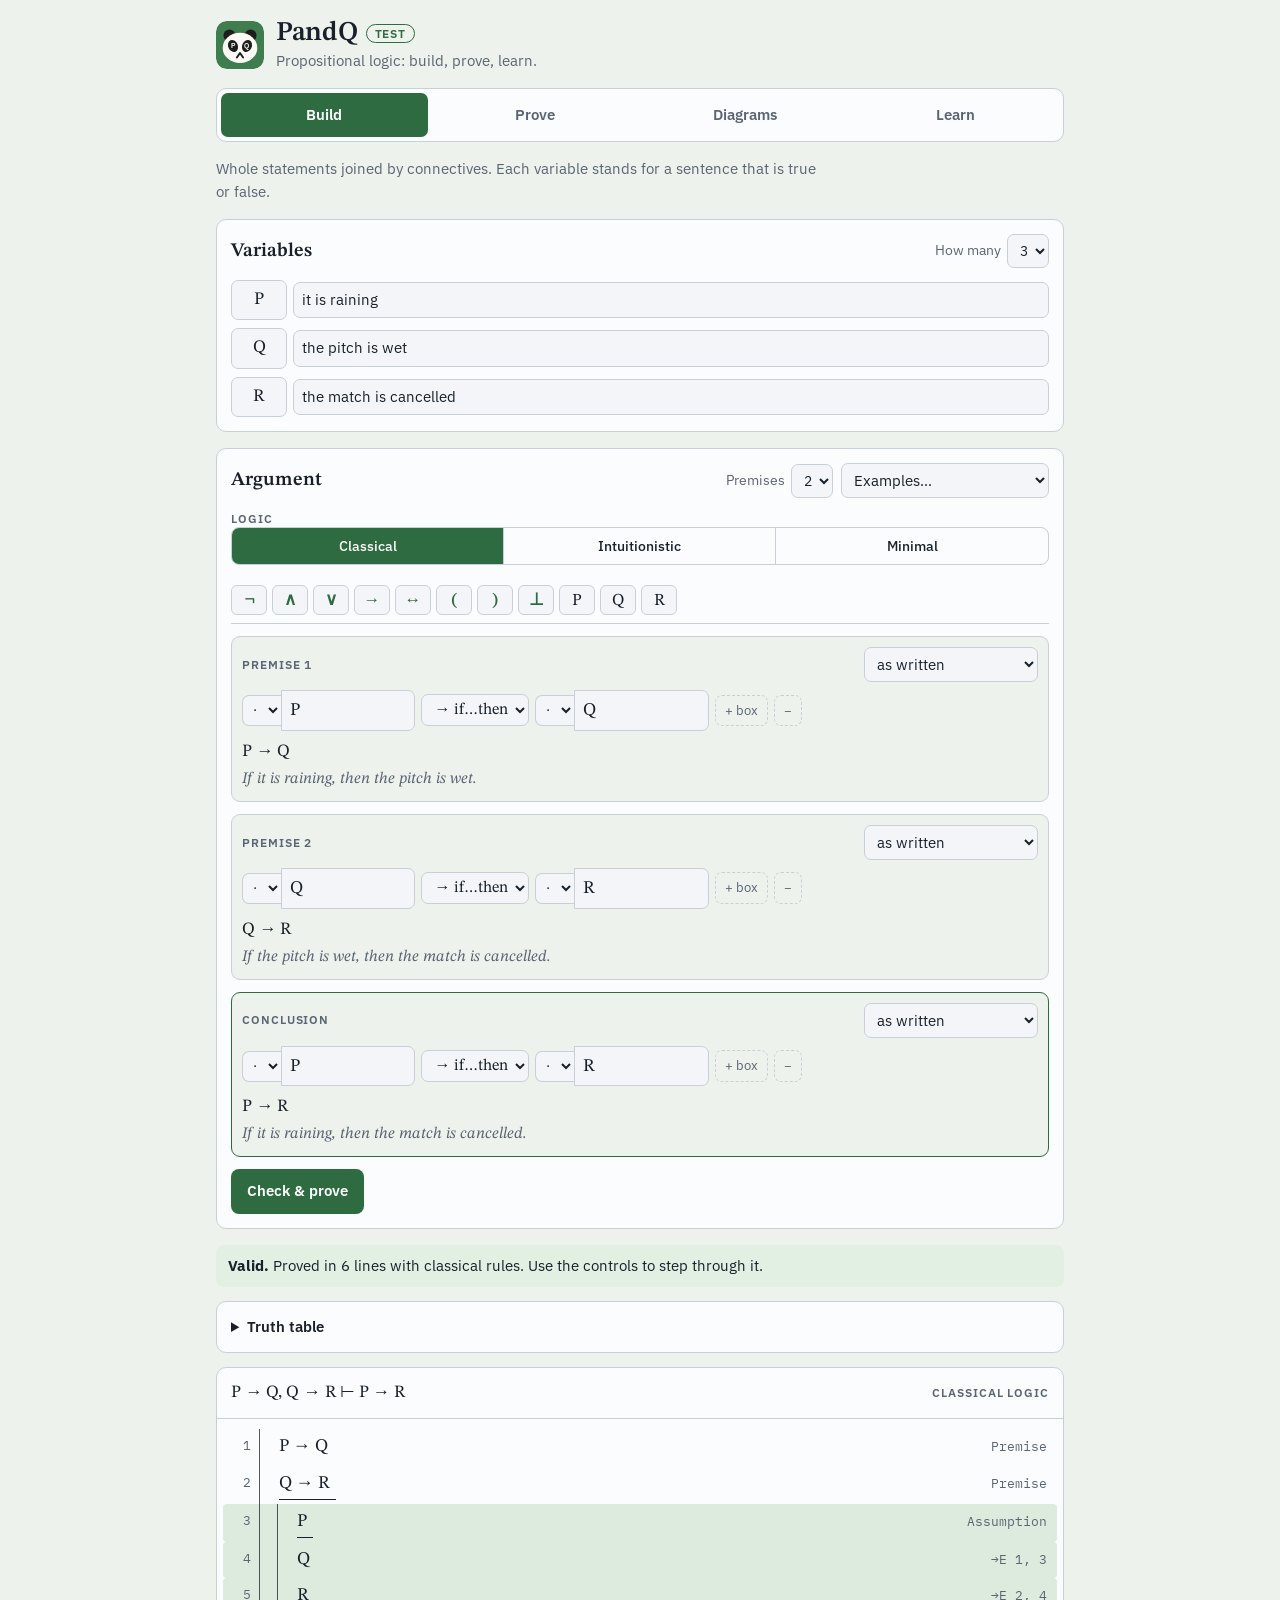
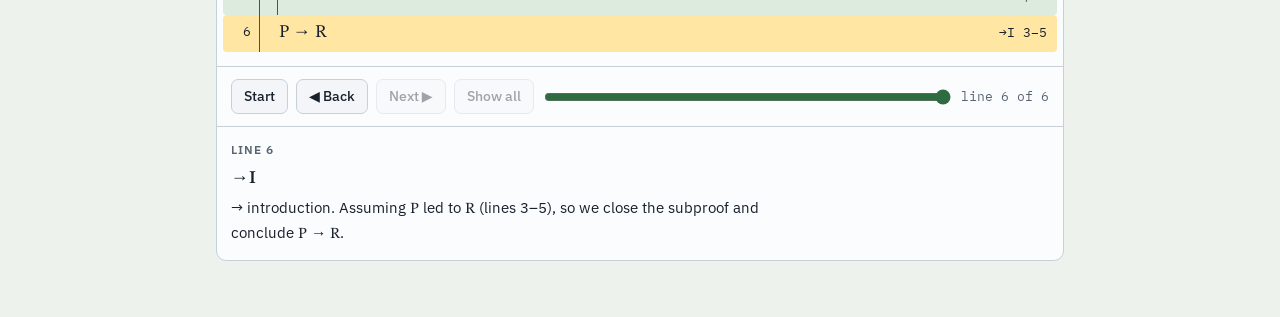
<file: index.html>
<!doctype html>
<html lang="en-GB">
<head>
<meta charset="utf-8">
<meta name="viewport" content="width=device-width, initial-scale=1, viewport-fit=cover">
<meta name="theme-color" content="#2F6B40">
<meta name="description" content="Propositional logic: build arguments, check them with truth tables, step through Fitch proofs, and learn the terms.">
<link rel="manifest" href="manifest.webmanifest">
<link rel="icon" href="icon.svg" type="image/svg+xml">
<link rel="apple-touch-icon" href="apple-touch-icon.png">
<title>PandQ</title>
<link rel="preconnect" href="https://fonts.googleapis.com">
<link rel="stylesheet" href="https://fonts.googleapis.com/css2?family=IBM+Plex+Mono:wght@400;500&family=IBM+Plex+Sans:wght@400;500;600&family=STIX+Two+Text:ital,wght@0,400;0,600;1,400&display=swap">
<link rel="stylesheet" href="workbench.css">
<link rel="stylesheet" href="theme.css">
</head>
<body>
<div class="wrap">
  <header class="brand">
    <svg xmlns="http://www.w3.org/2000/svg" viewBox="0 0 200 200"><rect x="0" y="0" width="200" height="200" rx="44" fill="#3F7D4E"/>
<circle cx="56" cy="60" r="25" fill="#1D1D1B"/><circle cx="144" cy="60" r="25" fill="#1D1D1B"/>
<ellipse cx="100" cy="112" rx="72" ry="63" fill="#FBFAF6"/>
<ellipse cx="71" cy="104" rx="20" ry="26" fill="#1D1D1B" transform="rotate(-24 71 104)"/>
<ellipse cx="129" cy="104" rx="20" ry="26" fill="#1D1D1B" transform="rotate(24 129 104)"/>
<text x="72" y="114" text-anchor="middle" font-family="DM Sans, Arial, sans-serif" font-weight="700" font-size="28" fill="#FBFAF6">P</text>
<text x="128" y="114" text-anchor="middle" font-family="DM Sans, Arial, sans-serif" font-weight="700" font-size="28" fill="#FBFAF6">Q</text>
<path d="M87 152 L100 133 L113 152" fill="none" stroke="#1D1D1B" stroke-width="8" stroke-linecap="round" stroke-linejoin="round"/></svg>
    <div><h1>PandQ<span class="testflag">Test</span></h1><p>Propositional logic: build, prove, learn.</p></div>
  </header>
  <nav class="appnav" aria-label="Sections"><a href="index.html" aria-current="page">Build</a><a href="prove.html">Prove</a><a href="diagrams.html">Diagrams</a><a href="learn.html">Learn</a></nav>
  <nav class="tabs" role="tablist" id="tabs" hidden>
    <button role="tab" id="tab-prop" data-tab="prop">Propositional</button>
  </nav>
  <p class="intro" id="intro"></p>
  <div id="builder" style="display:flex;flex-direction:column;gap:16px"></div>
  <div class="results" id="result" aria-live="polite"></div>
</div>
<script src="core.js"></script>
<script src="workbench.js"></script>
<script>if('serviceWorker' in navigator){addEventListener('load',()=>navigator.serviceWorker.register('sw.js').catch(()=>{}));}</script>
</body>
</html>
</file>
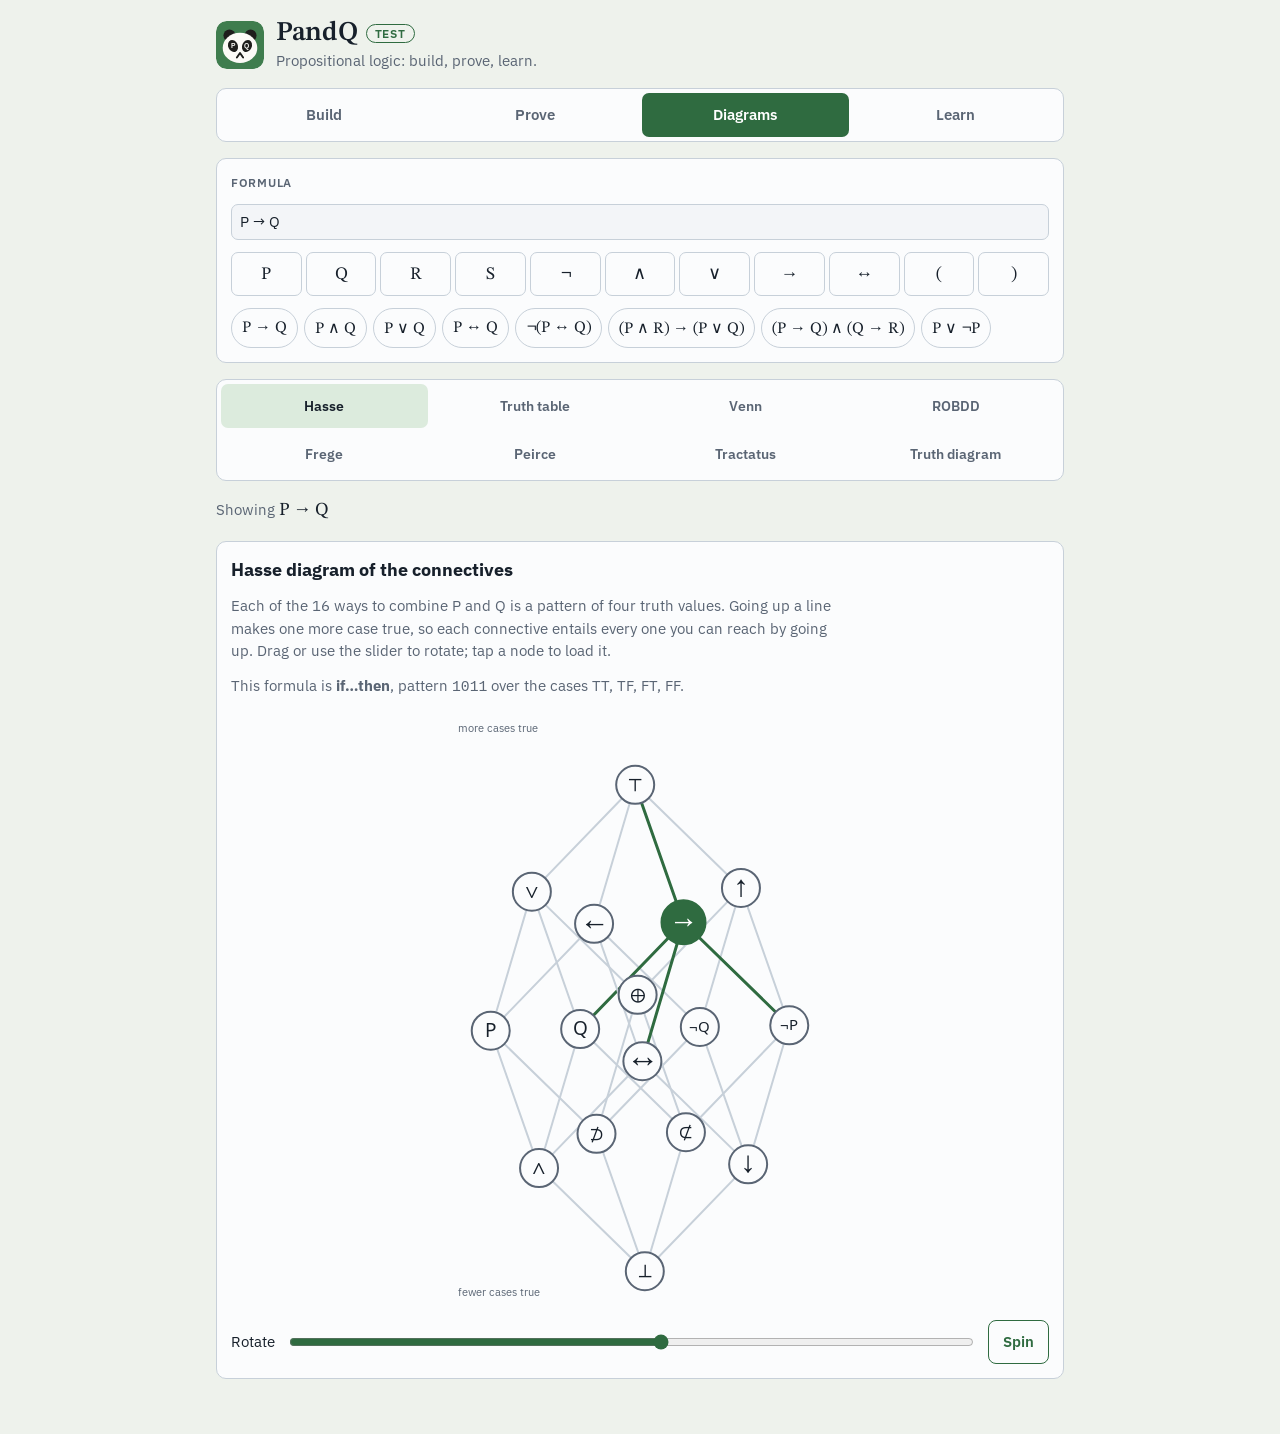
<file: diagrams.html>
<!doctype html>
<html lang="en-GB">
<head>
<meta charset="utf-8">
<meta name="viewport" content="width=device-width, initial-scale=1, viewport-fit=cover">
<meta name="theme-color" content="#2F6B40">
<meta name="description" content="Propositional logic: build arguments, check them with truth tables, step through Fitch proofs, and learn the terms.">
<link rel="manifest" href="manifest.webmanifest">
<link rel="icon" href="icon.svg" type="image/svg+xml">
<link rel="apple-touch-icon" href="apple-touch-icon.png">
<title>PandQ · Diagrams</title>
<link rel="preconnect" href="https://fonts.googleapis.com">
<link rel="stylesheet" href="https://fonts.googleapis.com/css2?family=IBM+Plex+Mono:wght@400;500&family=IBM+Plex+Sans:wght@400;500;600&family=STIX+Two+Text:ital,wght@0,400;0,600;1,400&display=swap">
<link rel="stylesheet" href="workbench.css">
<link rel="stylesheet" href="diagrams.css">
<link rel="stylesheet" href="theme.css">
</head>
<body>
<div class="wrap">
  <header class="brand">
    <svg xmlns="http://www.w3.org/2000/svg" viewBox="0 0 200 200"><rect x="0" y="0" width="200" height="200" rx="44" fill="#3F7D4E"/>
<circle cx="56" cy="60" r="25" fill="#1D1D1B"/><circle cx="144" cy="60" r="25" fill="#1D1D1B"/>
<ellipse cx="100" cy="112" rx="72" ry="63" fill="#FBFAF6"/>
<ellipse cx="71" cy="104" rx="20" ry="26" fill="#1D1D1B" transform="rotate(-24 71 104)"/>
<ellipse cx="129" cy="104" rx="20" ry="26" fill="#1D1D1B" transform="rotate(24 129 104)"/>
<text x="72" y="114" text-anchor="middle" font-family="DM Sans, Arial, sans-serif" font-weight="700" font-size="28" fill="#FBFAF6">P</text>
<text x="128" y="114" text-anchor="middle" font-family="DM Sans, Arial, sans-serif" font-weight="700" font-size="28" fill="#FBFAF6">Q</text>
<path d="M87 152 L100 133 L113 152" fill="none" stroke="#1D1D1B" stroke-width="8" stroke-linecap="round" stroke-linejoin="round"/></svg>
    <div><h1>PandQ<span class="testflag">Test</span></h1><p>Propositional logic: build, prove, learn.</p></div>
  </header>
  <nav class="appnav" aria-label="Sections"><a href="index.html">Build</a><a href="prove.html">Prove</a><a href="diagrams.html" aria-current="page">Diagrams</a><a href="learn.html">Learn</a></nav>
  <section class="card" aria-label="Formula">
    <label class="dlabel" for="fin">Formula</label>
    <input id="fin" class="fin" autocomplete="off" autocapitalize="characters" spellcheck="false">
    <div class="dkeys" id="dkeys"><button data-k="P">P</button><button data-k="Q">Q</button><button data-k="R">R</button><button data-k="S">S</button><button data-k="¬">¬</button><button data-k="∧">∧</button><button data-k="∨">∨</button><button data-k="→">→</button><button data-k="↔">↔</button><button data-k="(">(</button><button data-k=")">)</button></div>
    <p class="ferr" id="ferr" role="alert"></p>
    <div class="dex" id="dex"><button data-f="P → Q">P → Q</button><button data-f="P ∧ Q">P ∧ Q</button><button data-f="P ∨ Q">P ∨ Q</button><button data-f="P ↔ Q">P ↔ Q</button><button data-f="¬(P ↔ Q)">¬(P ↔ Q)</button><button data-f="(P ∧ R) → (P ∨ Q)">(P ∧ R) → (P ∨ Q)</button><button data-f="(P → Q) ∧ (Q → R)">(P → Q) ∧ (Q → R)</button><button data-f="P ∨ ¬P">P ∨ ¬P</button></div>
  </section>
  <nav class="dtabs" id="dtabs" role="tablist" aria-label="Diagram">
    <button role="tab" data-v="hasse">Hasse</button><button role="tab" data-v="table">Truth table</button><button role="tab" data-v="venn">Venn</button><button role="tab" data-v="robdd">ROBDD</button>
    <button role="tab" data-v="frege">Frege</button><button role="tab" data-v="peirce">Peirce</button><button role="tab" data-v="tractatus">Tractatus</button><button role="tab" data-v="truthdiagram">Truth diagram</button>
  </nav>
  <p class="fshow">Showing <span id="fshow"></span></p>
  <section class="card dview" id="view" aria-live="polite"></section>
</div>
<script src="fitch-core.js"></script>
<script src="diagrams.js"></script>
<script>if('serviceWorker' in navigator){addEventListener('load',()=>navigator.serviceWorker.register('sw.js').catch(()=>{}));}</script>
</body>
</html>
</file>
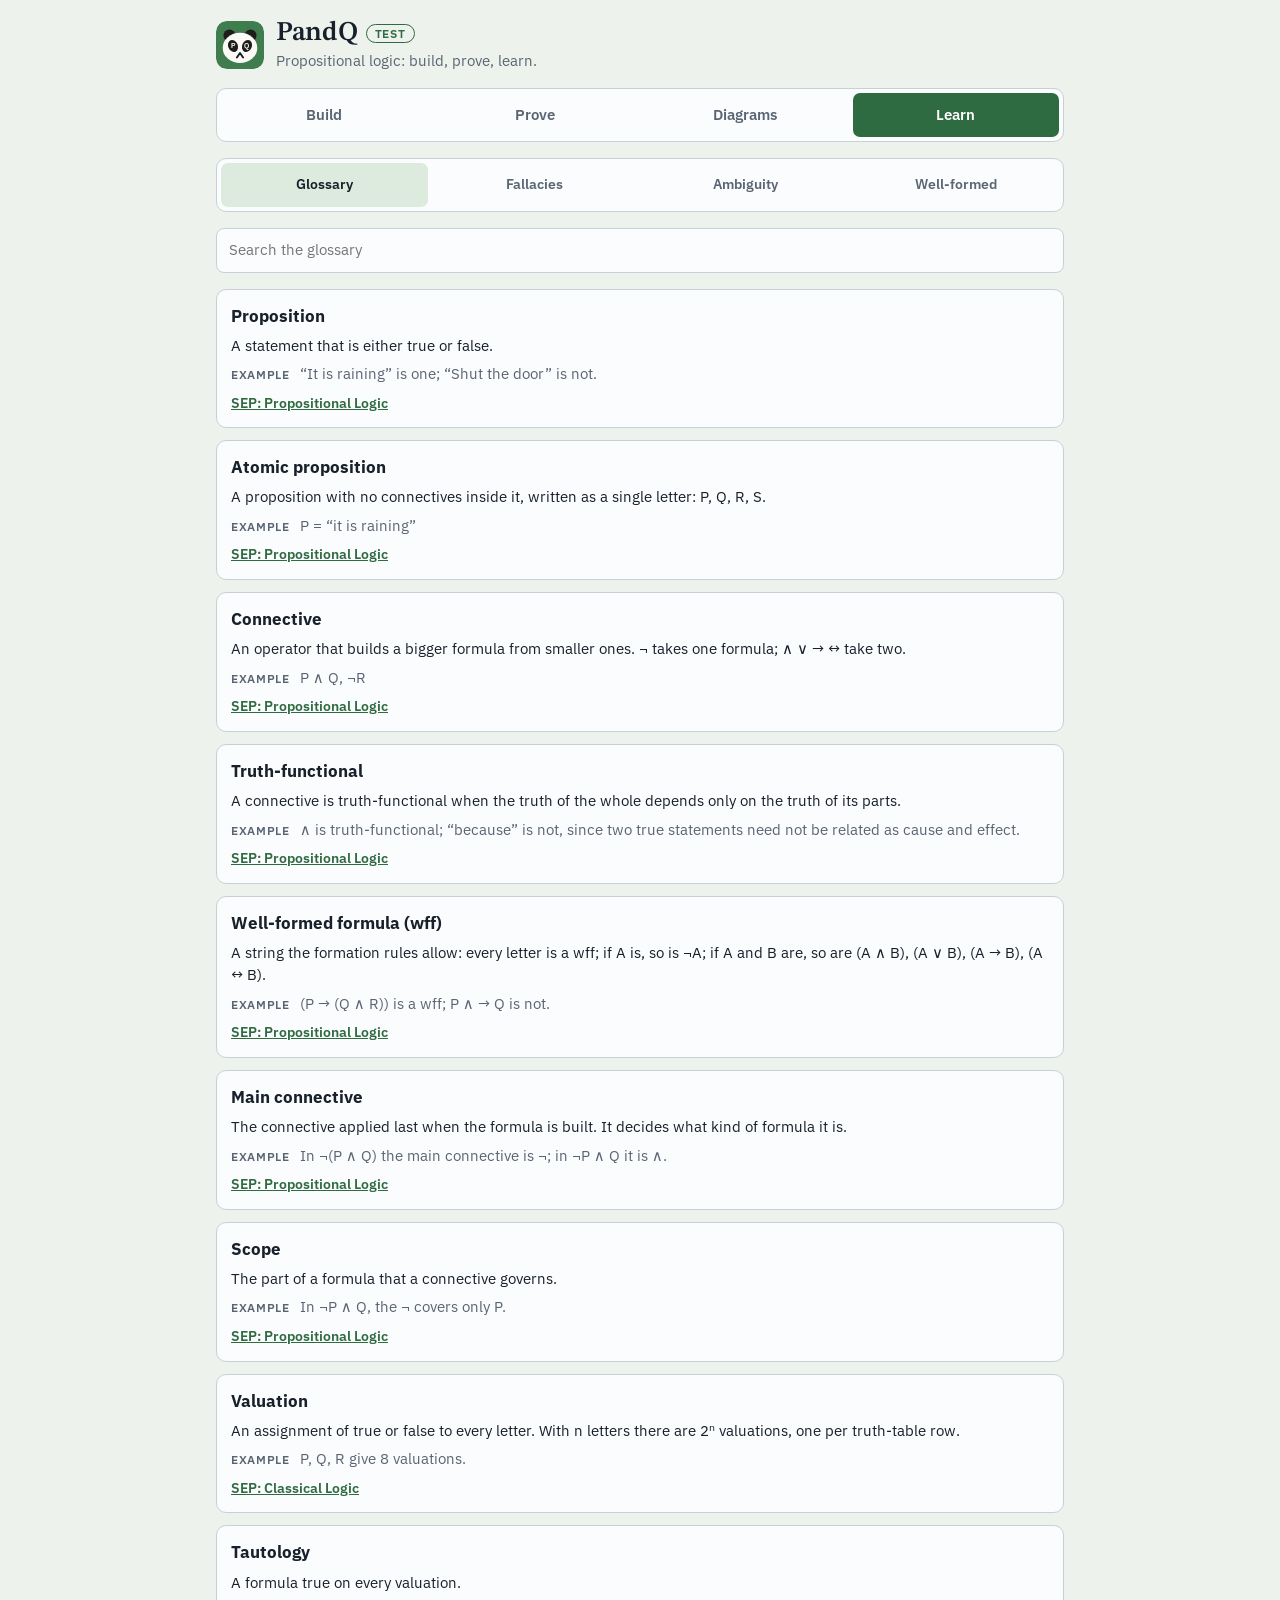
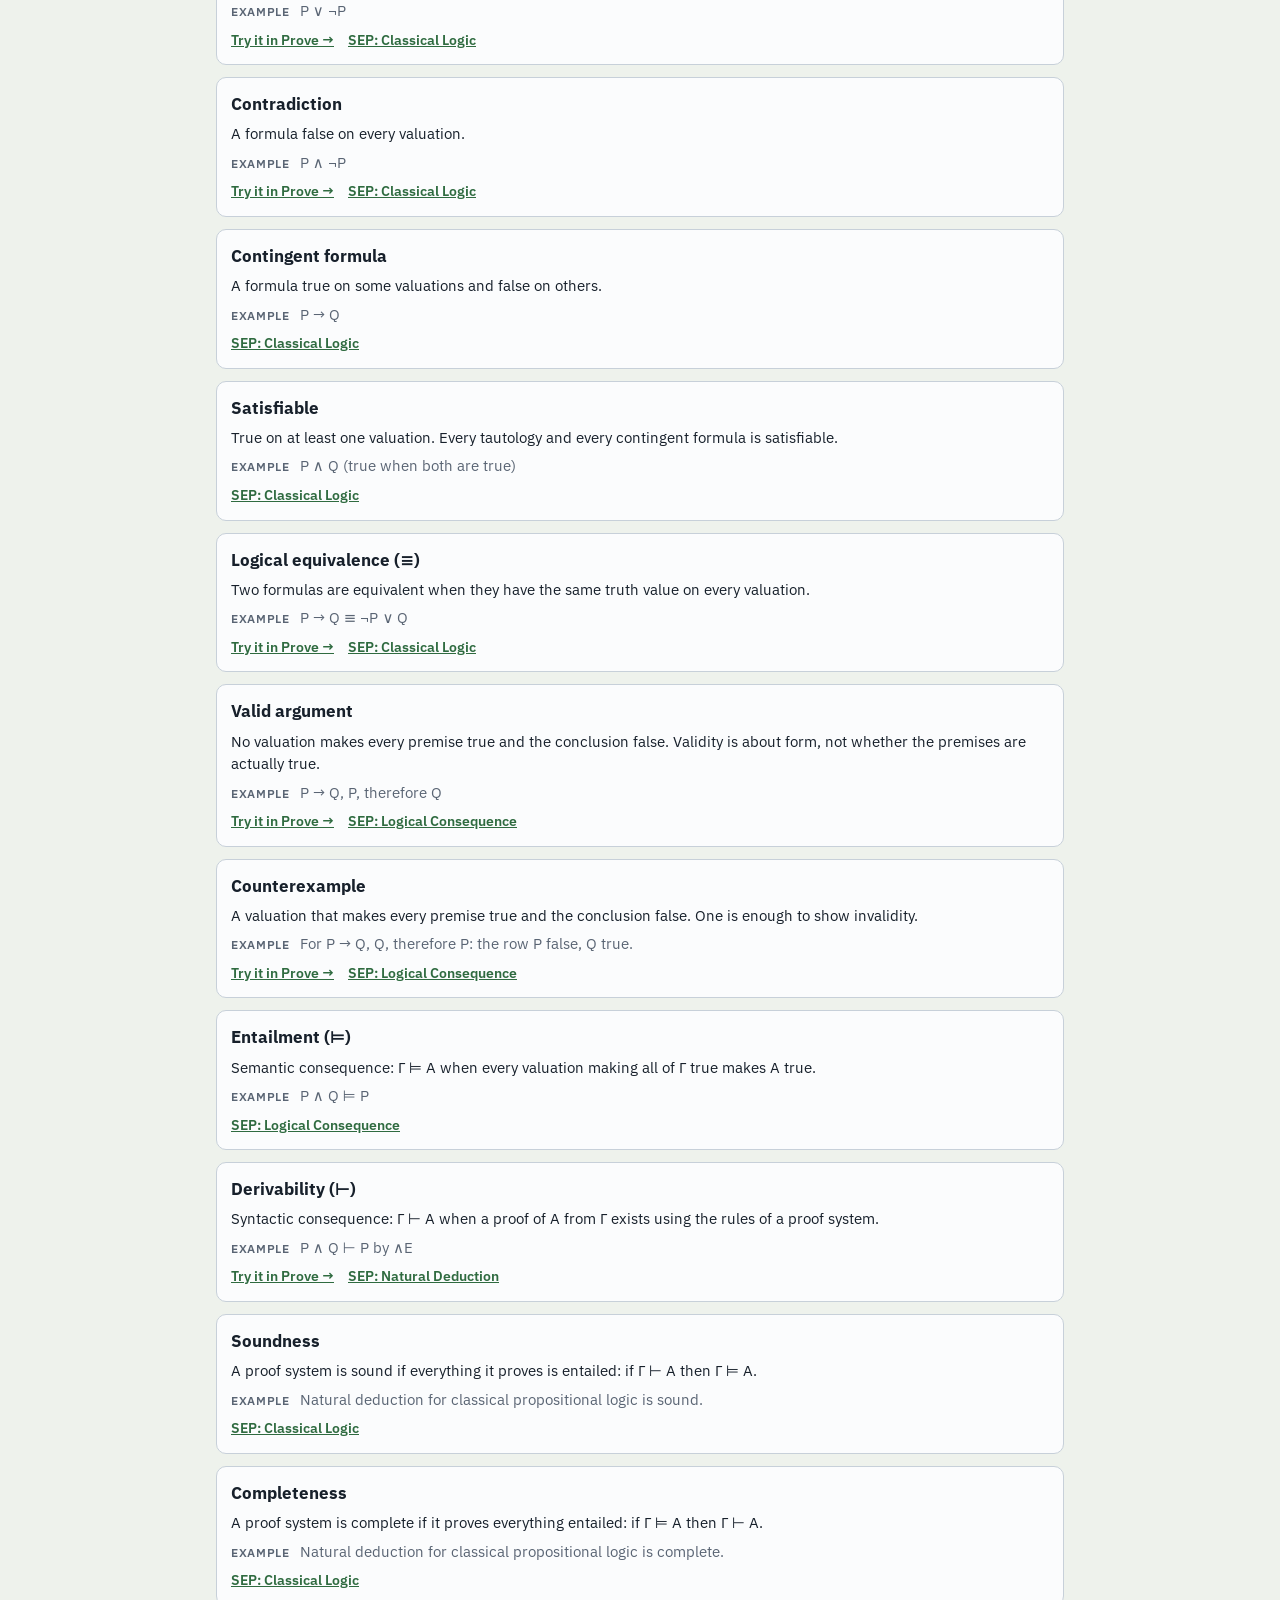
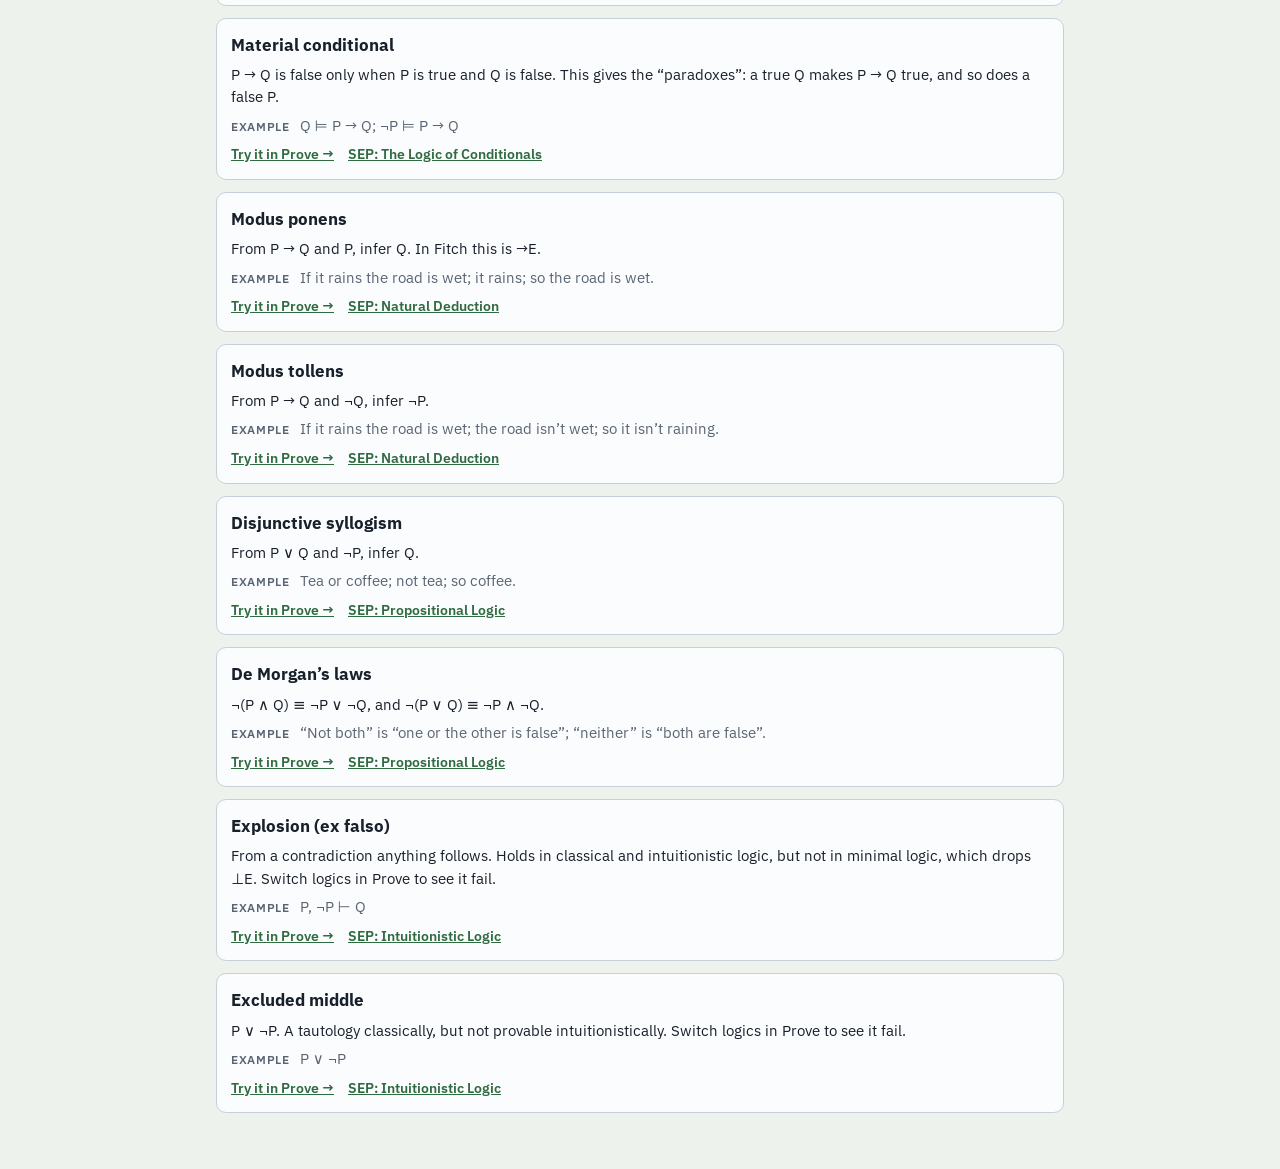
<file: learn.html>
<!doctype html>
<html lang="en-GB">
<head>
<meta charset="utf-8">
<meta name="viewport" content="width=device-width, initial-scale=1, viewport-fit=cover">
<meta name="theme-color" content="#2F6B40">
<meta name="description" content="Propositional logic: build arguments, check them with truth tables, step through Fitch proofs, and learn the terms.">
<link rel="manifest" href="manifest.webmanifest">
<link rel="icon" href="icon.svg" type="image/svg+xml">
<link rel="apple-touch-icon" href="apple-touch-icon.png">
<title>PandQ · Learn</title>
<link rel="preconnect" href="https://fonts.googleapis.com">
<link rel="stylesheet" href="https://fonts.googleapis.com/css2?family=IBM+Plex+Mono:wght@400;500&family=IBM+Plex+Sans:wght@400;500;600&family=STIX+Two+Text:ital,wght@0,400;0,600;1,400&display=swap">
<link rel="stylesheet" href="workbench.css">
<link rel="stylesheet" href="learn.css">
<link rel="stylesheet" href="theme.css">
</head>
<body>
<div class="wrap">
  <header class="brand">
    <svg xmlns="http://www.w3.org/2000/svg" viewBox="0 0 200 200"><rect x="0" y="0" width="200" height="200" rx="44" fill="#3F7D4E"/>
<circle cx="56" cy="60" r="25" fill="#1D1D1B"/><circle cx="144" cy="60" r="25" fill="#1D1D1B"/>
<ellipse cx="100" cy="112" rx="72" ry="63" fill="#FBFAF6"/>
<ellipse cx="71" cy="104" rx="20" ry="26" fill="#1D1D1B" transform="rotate(-24 71 104)"/>
<ellipse cx="129" cy="104" rx="20" ry="26" fill="#1D1D1B" transform="rotate(24 129 104)"/>
<text x="72" y="114" text-anchor="middle" font-family="DM Sans, Arial, sans-serif" font-weight="700" font-size="28" fill="#FBFAF6">P</text>
<text x="128" y="114" text-anchor="middle" font-family="DM Sans, Arial, sans-serif" font-weight="700" font-size="28" fill="#FBFAF6">Q</text>
<path d="M87 152 L100 133 L113 152" fill="none" stroke="#1D1D1B" stroke-width="8" stroke-linecap="round" stroke-linejoin="round"/></svg>
    <div><h1>PandQ<span class="testflag">Test</span></h1><p>Propositional logic: build, prove, learn.</p></div>
  </header>
  <nav class="appnav" aria-label="Sections"><a href="index.html">Build</a><a href="prove.html">Prove</a><a href="diagrams.html">Diagrams</a><a href="learn.html" aria-current="page">Learn</a></nav>
  <div class="ltabs" id="ltabs" role="tablist">
    <button role="tab" data-v="glossary">Glossary</button>
    <button role="tab" data-v="fallacies">Fallacies</button>
    <button role="tab" data-v="ambiguity">Ambiguity</button>
    <button role="tab" data-v="wellformed">Well-formed</button>
  </div>
  <div class="search" id="searchrow"><label for="q" style="position:absolute;left:-9999px">Search the glossary</label><input id="q" type="search" placeholder="Search the glossary"></div>
  <div class="list" id="list"></div>
</div>
<script src="learn-content.js"></script>
<script src="learn.js"></script>
<script>if('serviceWorker' in navigator){addEventListener('load',()=>navigator.serviceWorker.register('sw.js').catch(()=>{}));}</script>
</body>
</html>
</file>
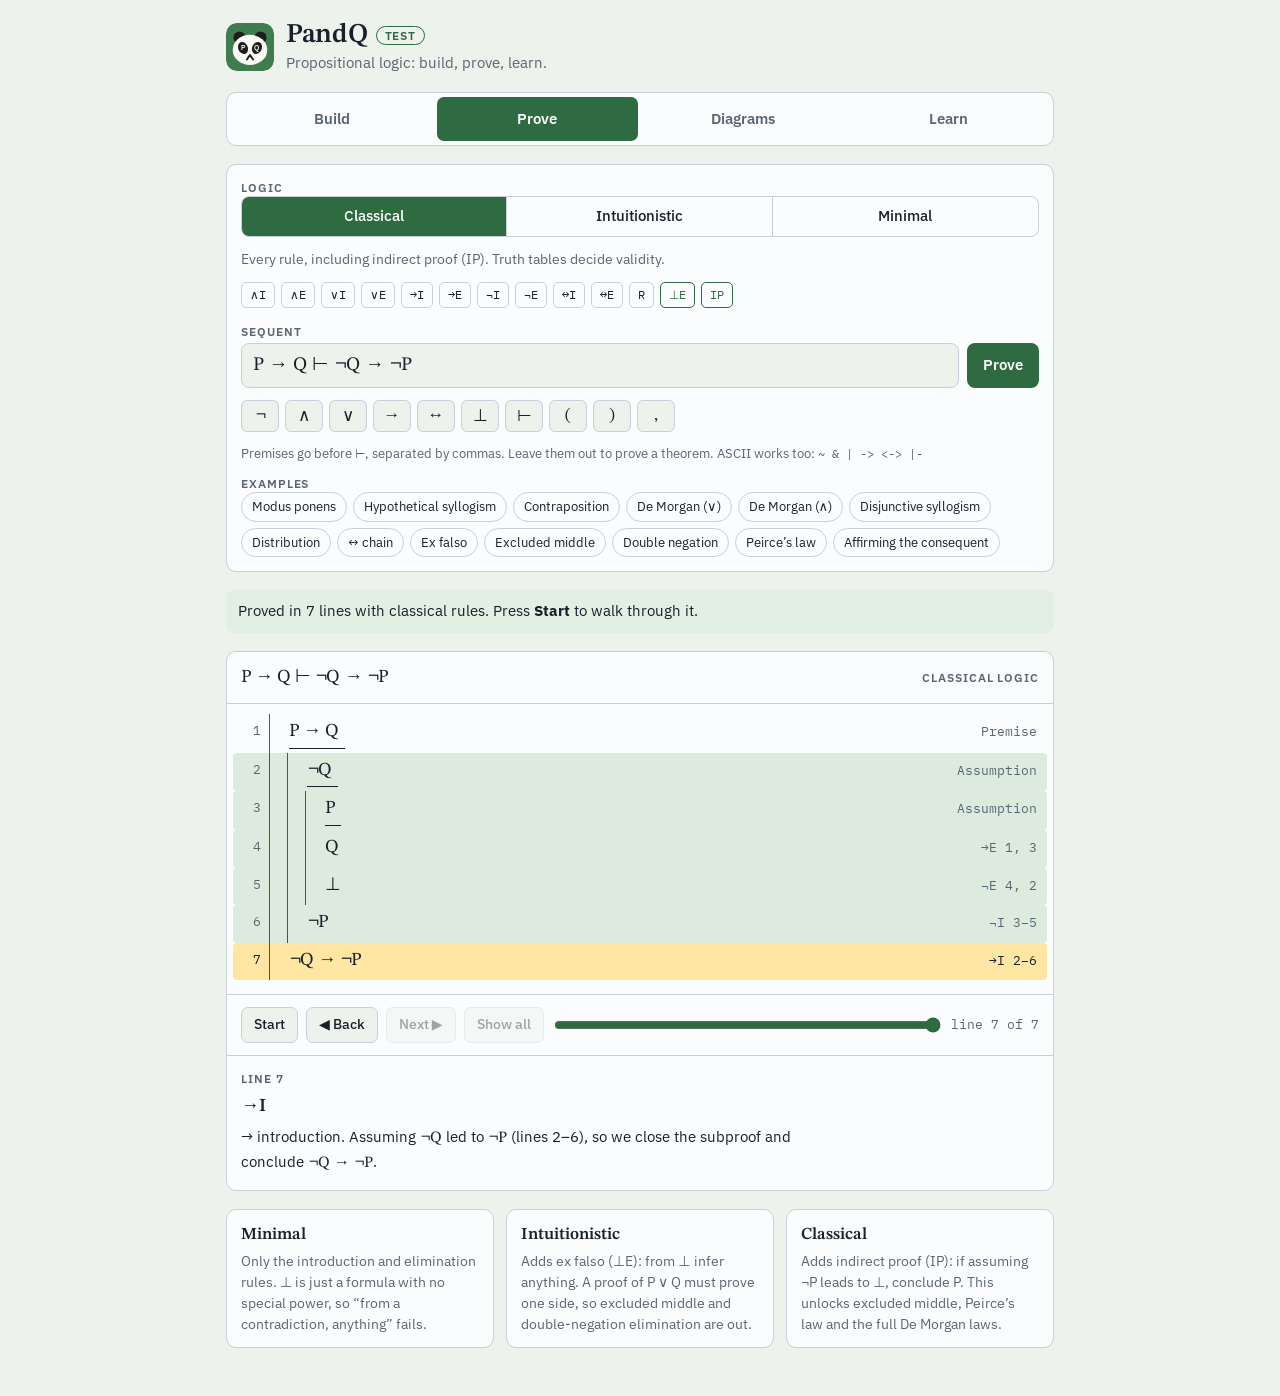
<file: prove.html>
<!doctype html>
<html lang="en-GB">
<head>
<meta charset="utf-8">
<meta name="viewport" content="width=device-width, initial-scale=1, viewport-fit=cover">
<meta name="theme-color" content="#2F6B40">
<meta name="description" content="Propositional logic: build arguments, check them with truth tables, step through Fitch proofs, and learn the terms.">
<link rel="manifest" href="manifest.webmanifest">
<link rel="icon" href="icon.svg" type="image/svg+xml">
<link rel="apple-touch-icon" href="apple-touch-icon.png">
<title>PandQ · Prove</title>
<link rel="preconnect" href="https://fonts.googleapis.com">
<link rel="stylesheet" href="https://fonts.googleapis.com/css2?family=IBM+Plex+Mono:wght@400;500&family=IBM+Plex+Sans:wght@400;500;600&family=STIX+Two+Text:ital,wght@0,400;0,600;1,400&display=swap">
<link rel="stylesheet" href="fitch.css">
<link rel="stylesheet" href="theme.css">
</head>
<body>
<div class="wrap">
  <header class="brand">
    <svg xmlns="http://www.w3.org/2000/svg" viewBox="0 0 200 200"><rect x="0" y="0" width="200" height="200" rx="44" fill="#3F7D4E"/>
<circle cx="56" cy="60" r="25" fill="#1D1D1B"/><circle cx="144" cy="60" r="25" fill="#1D1D1B"/>
<ellipse cx="100" cy="112" rx="72" ry="63" fill="#FBFAF6"/>
<ellipse cx="71" cy="104" rx="20" ry="26" fill="#1D1D1B" transform="rotate(-24 71 104)"/>
<ellipse cx="129" cy="104" rx="20" ry="26" fill="#1D1D1B" transform="rotate(24 129 104)"/>
<text x="72" y="114" text-anchor="middle" font-family="DM Sans, Arial, sans-serif" font-weight="700" font-size="28" fill="#FBFAF6">P</text>
<text x="128" y="114" text-anchor="middle" font-family="DM Sans, Arial, sans-serif" font-weight="700" font-size="28" fill="#FBFAF6">Q</text>
<path d="M87 152 L100 133 L113 152" fill="none" stroke="#1D1D1B" stroke-width="8" stroke-linecap="round" stroke-linejoin="round"/></svg>
    <div><h1>PandQ<span class="testflag">Test</span></h1><p>Propositional logic: build, prove, learn.</p></div>
  </header>
  <nav class="appnav" aria-label="Sections"><a href="index.html">Build</a><a href="prove.html" aria-current="page">Prove</a><a href="diagrams.html">Diagrams</a><a href="learn.html">Learn</a></nav>

  <section class="bench" aria-label="Input">
    <div>
      <div class="label" id="logiclbl">Logic</div>
      <div class="seg" role="group" aria-labelledby="logiclbl">
        <button id="lg-classical" data-logic="classical" aria-pressed="true">Classical</button>
        <button id="lg-intuitionistic" data-logic="intuitionistic" aria-pressed="false">Intuitionistic</button>
        <button id="lg-minimal" data-logic="minimal" aria-pressed="false">Minimal</button>
      </div>
    </div>
    <p class="logicnote" id="logicnote"></p>
    <div class="rules" id="rules"></div>
    <div>
      <label class="label" for="seq">Sequent</label>
      <div class="inrow">
        <input id="seq" autocomplete="off" autocapitalize="characters" spellcheck="false" value="P → Q ⊢ ¬Q → ¬P">
        <button class="go" id="go">Prove</button>
      </div>
    </div>
    <div class="keys" id="keys">
      <button data-k="¬">¬</button><button data-k="∧">∧</button><button data-k="∨">∨</button><button data-k="→">→</button><button data-k="↔">↔</button><button data-k="⊥">⊥</button><button data-k="⊢">⊢</button><button data-k="(">(</button><button data-k=")">)</button><button data-k=", ">,</button>
    </div>
    <p class="hint">Premises go before <code>⊢</code>, separated by commas. Leave them out to prove a theorem. ASCII works too: <code>~ &amp; | -&gt; &lt;-&gt; |-</code></p>
    <div>
      <div class="label">Examples</div>
      <div class="examples" id="examples"></div>
    </div>
  </section>

  <div class="status" id="status" role="status"></div>

  <section class="sheet" id="sheet" aria-label="Proof">
    <div class="sheethead">
      <span class="seqshow" id="seqshow"></span>
      <span class="label" id="sheetlogic"></span>
    </div>
    <div class="scroller"><div class="proof" id="proof"></div></div>
    <div class="controls">
      <button id="first">Start</button>
      <button id="prev">◀ Back</button>
      <button id="next">Next ▶</button>
      <button id="all">Show all</button>
      <input type="range" id="slider" min="1" max="1" value="1" aria-label="Proof step">
      <span class="counter" id="counter"></span>
    </div>
    <div class="explain" id="explain"></div>
  </section>

  <section class="notes" aria-label="About the logics">
    <div><h3>Minimal</h3><p>Only the introduction and elimination rules. ⊥ is just a formula with no special power, so “from a contradiction, anything” fails.</p></div>
    <div><h3>Intuitionistic</h3><p>Adds ex falso (⊥E): from ⊥ infer anything. A proof of P ∨ Q must prove one side, so excluded middle and double-negation elimination are out.</p></div>
    <div><h3>Classical</h3><p>Adds indirect proof (IP): if assuming ¬P leads to ⊥, conclude P. This unlocks excluded middle, Peirce’s law and the full De Morgan laws.</p></div>
  </section>
</div>
<script src="fitch-core.js"></script>
<script src="fitch.js"></script>
<script>if('serviceWorker' in navigator){addEventListener('load',()=>navigator.serviceWorker.register('sw.js').catch(()=>{}));}</script>
</body>
</html>
</file>
<file: workbench.css>
:root{padding-top:env(safe-area-inset-top,0px);padding-bottom:env(safe-area-inset-bottom,0px)}body{margin:0;font:14px system-ui,sans-serif}img{max-width:100%}[hidden]{display:none!important}

/* Layout: one working column per logic. Tabs on top, then Symbols, then the Argument builder, then results with Fitch proof stepper. */
:root{
  --bg:#EDF0F3; --paper:#FBFCFD; --ink:#17202B; --muted:#5A6574; --rule:#C7D0D9; --field:#F3F5F8;
  --accent:#1D6A59; --accent-ink:#FFFFFF; --mark:#FFE6A3; --ref:#D9EEE7; --bad:#9E3527; --badbg:#F8E4E0; --okbg:#E1F1EB; --warn:#8A5A00;
  --f-formula:"STIX Two Text","Cambria Math","Times New Roman",serif;
  --f-body:"IBM Plex Sans",system-ui,-apple-system,"Segoe UI",sans-serif;
  --f-mono:"IBM Plex Mono",ui-monospace,"SF Mono",Menlo,monospace;
}
@media (prefers-color-scheme: dark){:root:not([data-theme="light"]){
  --bg:#10151B; --paper:#171F28; --ink:#E5EAF0; --muted:#98A4B2; --rule:#33404D; --field:#121921;
  --accent:#5DC3A7; --accent-ink:#0E1A16; --mark:#56461A; --ref:#1D3A33; --bad:#E8806F; --badbg:#3A1F1B; --okbg:#18322B; --warn:#E0B357; color-scheme:dark}}
:root[data-theme="dark"]{
  --bg:#10151B; --paper:#171F28; --ink:#E5EAF0; --muted:#98A4B2; --rule:#33404D; --field:#121921;
  --accent:#5DC3A7; --accent-ink:#0E1A16; --mark:#56461A; --ref:#1D3A33; --bad:#E8806F; --badbg:#3A1F1B; --okbg:#18322B; --warn:#E0B357; color-scheme:dark}
*{box-sizing:border-box}
body{background:var(--bg);color:var(--ink);font-family:var(--f-body);font-size:15px;line-height:1.5}
.wrap{max-width:880px;margin:0 auto;padding-block:18px 56px;padding-left:max(16px,env(safe-area-inset-left,0px));padding-right:max(16px,env(safe-area-inset-right,0px));display:flex;flex-direction:column;gap:16px}
header h1{font-family:var(--f-formula);font-weight:600;font-size:1.85rem;margin:0;letter-spacing:-.01em}
header p{margin:2px 0 0;color:var(--muted)}
.tabs{display:grid;grid-template-columns:repeat(4,1fr);gap:4px;background:var(--paper);border:1px solid var(--rule);border-radius:10px;padding:4px}
.tabs button{font:inherit;font-weight:600;font-size:.9rem;padding:9px 4px;border:0;border-radius:7px;background:transparent;color:var(--muted);cursor:pointer}
.tabs button[aria-selected="true"]{background:var(--accent);color:var(--accent-ink)}
.intro{margin:0;color:var(--muted);max-width:68ch}
.card{background:var(--paper);border:1px solid var(--rule);border-radius:10px;padding:14px;display:flex;flex-direction:column;gap:12px}
.cardhead{display:flex;flex-wrap:wrap;align-items:center;justify-content:space-between;gap:8px}
.cardhead h2{margin:0;font-family:var(--f-formula);font-weight:600;font-size:1.2rem}
.label{font-size:.72rem;text-transform:uppercase;letter-spacing:.08em;color:var(--muted);font-weight:600}
.ctl{display:inline-flex;align-items:center;gap:6px;font-size:.88rem;color:var(--muted)}
select,input[type=text],input:not([type]){font:inherit;color:var(--ink);background:var(--field);border:1px solid var(--rule);border-radius:7px;padding:6px 8px}
select{padding-right:4px}
:focus-visible{outline:2px solid var(--accent);outline-offset:2px}
.seg{display:grid;grid-template-columns:repeat(3,1fr);border:1px solid var(--rule);border-radius:8px;overflow:hidden}
.seg button{font:inherit;font-weight:500;font-size:.9rem;background:transparent;color:var(--ink);border:0;padding:7px 4px;cursor:pointer;border-right:1px solid var(--rule)}
.seg button:last-child{border-right:0}
.seg button[aria-pressed="true"]{background:var(--accent);color:var(--accent-ink)}
.symgrid{display:flex;flex-direction:column;gap:8px}
.symrow{display:flex;gap:6px;align-items:center}
.symrow .sl{width:3.2em;text-align:center;font-family:var(--f-formula);font-size:1.1rem;flex:none}
.symrow .sm{flex:1;min-width:0}
.symrow .sa{flex:none}
.symsub{display:flex;flex-wrap:wrap;align-items:center;justify-content:space-between;gap:8px;margin-top:4px}
.hint{font-size:.82rem;color:var(--muted);margin:0}
.hint code,.mono{font-family:var(--f-mono);font-size:.8rem}
.keys{position:sticky;top:env(safe-area-inset-top,0px);z-index:5;display:flex;flex-wrap:wrap;gap:5px;background:var(--paper);padding:8px 0;border-bottom:1px solid var(--rule)}
.keys button{font-family:var(--f-formula);font-size:1.05rem;min-width:36px;padding:3px 7px;border:1px solid var(--rule);background:var(--field);color:var(--ink);border-radius:6px;cursor:pointer}
.keys button.k-sym{color:var(--accent);font-weight:600}
.stmt{border:1px solid var(--rule);border-radius:9px;padding:10px;display:flex;flex-direction:column;gap:8px;background:var(--bg)}
.stmt.concl{border-color:var(--accent)}
.stmthead{display:flex;align-items:center;justify-content:space-between;gap:8px}
.qrow,.boxes{display:flex;flex-wrap:wrap;align-items:center;gap:6px}
.qrow select{font-family:var(--f-formula);font-size:1.05rem}
.slot{display:inline-flex;align-items:center;gap:0}
.slot .bneg{border-radius:7px 0 0 7px;border-right:0;font-family:var(--f-formula);width:2.6em;padding-left:6px}
.slot .box{border-radius:0 7px 7px 0;font-family:var(--f-formula);font-size:1.12rem;width:7.5em;max-width:46vw}
.op{font-family:var(--f-formula);font-size:1rem}
.mini{font:inherit;font-size:.82rem;padding:5px 9px;border:1px dashed var(--rule);background:transparent;color:var(--muted);border-radius:7px;cursor:pointer}
.mini:hover{color:var(--ink);border-color:var(--accent)}
.preview{font-size:.88rem;display:flex;flex-direction:column;gap:2px;min-width:0}
.preview .pf{font-family:var(--f-formula);font-size:1.08rem;overflow-wrap:anywhere}
.preview .pe{color:var(--muted);font-style:italic;font-family:var(--f-formula);font-size:1rem}
.preview .perr{color:var(--bad)}
.preview .pwarn{color:var(--warn);font-size:.82rem}
.catline{display:flex;flex-wrap:wrap;align-items:center;gap:6px}
.catline .word{font-family:var(--f-formula);font-size:1.05rem}
.check{display:flex;gap:8px;align-items:flex-start;font-size:.9rem}
.check input{margin-top:4px;accent-color:var(--accent)}
.go{font:inherit;font-weight:600;background:var(--accent);color:var(--accent-ink);border:0;border-radius:8px;padding:11px 16px;cursor:pointer;align-self:flex-start}
.status{padding:10px 12px;border-radius:8px;font-size:.92rem}
.status.ok{background:var(--okbg)}
.status.bad{background:var(--badbg)}
.status.bad strong{color:var(--bad)}
.status .f,.f{font-family:var(--f-formula);font-size:1.03em}
.results{display:flex;flex-direction:column;gap:14px}
.panel{background:var(--paper);border:1px solid var(--rule);border-radius:10px;padding:14px;display:flex;flex-direction:column;gap:8px}
.panel h3{margin:0;font-family:var(--f-formula);font-size:1.1rem;font-weight:600}
.panel p{margin:0}
.model{font-family:var(--f-formula);font-size:1.02rem;display:flex;flex-direction:column;gap:2px}
.venn{width:100%;max-width:380px;height:auto}
.venn .vc{fill:none;stroke:var(--ink);stroke-width:1.6}
.venn .hl{stroke:var(--accent);stroke-width:2.4;opacity:.55}
.venn .vl{fill:var(--ink);font-family:var(--f-formula);font-size:17px;font-weight:600}
.venn .vx{fill:var(--bad);font-family:var(--f-body);font-weight:700;font-size:18px}
.legend{font-size:.85rem;color:var(--muted)}
.tt{overflow-x:auto}
.tt table{border-collapse:collapse;font-family:var(--f-formula);font-variant-numeric:tabular-nums}
.tt th,.tt td{padding:3px 9px;border-bottom:1px solid var(--rule);text-align:center;white-space:nowrap}
.tt th{font-weight:600}
.tt tr.cx td{background:var(--badbg);color:var(--bad);font-weight:600}
.tt td.sep,.tt th.sep{border-left:1px solid var(--rule)}
details summary{cursor:pointer;font-weight:600;font-size:.92rem}
.sheet{background:var(--paper);border:1px solid var(--rule);border-radius:10px;overflow:hidden}
.sheethead{display:flex;flex-wrap:wrap;align-items:baseline;justify-content:space-between;gap:6px 12px;padding:12px 14px;border-bottom:1px solid var(--rule)}
.sheethead .seqshow{font-family:var(--f-formula);font-size:1.08rem;overflow-wrap:anywhere}
.scroller{overflow-x:auto;padding:10px 6px 14px}
.proof{width:max-content;min-width:100%}
.row{display:grid;grid-template-columns:2.4em 1fr auto;align-items:stretch;border-radius:4px}
.row.cur{background:var(--mark)}
.row.isref{background:var(--ref)}
.num{font-family:var(--f-mono);font-size:.8rem;color:var(--muted);text-align:right;padding:7px 8px 0 0;font-variant-numeric:tabular-nums}
.fcell{display:flex;min-width:0}
.bar{width:18px;flex:none;border-left:1.5px solid var(--ink);opacity:.75}
.ftxt{font-family:var(--f-formula);font-size:1.12rem;white-space:nowrap;padding:4px 14px 4px 2px;align-self:center}
.ftxt span{display:inline-block;padding:0 6px 2px 0}
.ftxt.line span{border-bottom:1.5px solid var(--ink)}
.flag{font-family:var(--f-mono);font-size:.75rem;color:var(--accent);margin-right:6px;border:1px solid var(--accent);border-radius:4px;padding:0 4px}
.just{font-family:var(--f-mono);font-size:.8rem;color:var(--muted);padding:8px 10px 0 12px;white-space:nowrap;font-variant-numeric:tabular-nums}
.row.cur .just,.row.cur .num{color:var(--ink)}
.controls{display:flex;flex-wrap:wrap;align-items:center;gap:8px;padding:12px 14px;border-top:1px solid var(--rule)}
.controls button{font:inherit;font-size:.88rem;font-weight:500;padding:6px 12px;border-radius:7px;border:1px solid var(--rule);background:var(--field);color:var(--ink);cursor:pointer}
.controls button:disabled{opacity:.4;cursor:default}
.controls input[type=range]{flex:1;min-width:120px;accent-color:var(--accent)}
.counter{font-family:var(--f-mono);font-size:.8rem;color:var(--muted);font-variant-numeric:tabular-nums}
.explain{padding:14px;border-top:1px solid var(--rule);display:flex;flex-direction:column;gap:6px}
.explain h4{margin:0;font-family:var(--f-formula);font-weight:600;font-size:1.12rem}
.explain p{margin:0;max-width:66ch}
@media (prefers-reduced-motion:no-preference){.row{transition:background-color .15s}}
</file>
<file: theme.css>
:root{--shade:#BCC3BD;--faint:#A9B1B9;--bg:#EEF2EC;--accent:#2F6B40;--accent-ink:#FFFFFF;--ref:#DCEBDD;--okbg:#E1F0E2}
@media (prefers-color-scheme: dark){:root:not([data-theme="light"]){--shade:#46534A;--faint:#4A545E;--bg:#0F1511;--accent:#7CC890;--accent-ink:#0C1A10;--ref:#1D3A25;--okbg:#173222}}
:root[data-theme="dark"]{--shade:#46534A;--faint:#4A545E;--bg:#0F1511;--accent:#7CC890;--accent-ink:#0C1A10;--ref:#1D3A25;--okbg:#173222}
/* brand header + page nav */
.brand{display:flex;align-items:center;gap:12px}
.brand svg{width:48px;height:48px;flex:none;border-radius:11px}
.brand h1{font-family:var(--f-formula);font-weight:600;font-size:1.7rem;margin:0;line-height:1.1;letter-spacing:-.01em}
.brand p{margin:2px 0 0;color:var(--muted);font-size:.92rem}
.appnav{display:flex;gap:4px;background:var(--paper);border:1px solid var(--rule);border-radius:10px;padding:4px}
.appnav a{flex:1;text-align:center;font-weight:600;font-size:.92rem;padding:10px 4px;border-radius:7px;color:var(--muted);text-decoration:none;min-height:44px;display:flex;align-items:center;justify-content:center}
.appnav a[aria-current="page"]{background:var(--accent);color:var(--accent-ink)}
.testflag{font-size:.75rem;font-weight:600;letter-spacing:.06em;text-transform:uppercase;color:var(--accent);border:1px solid var(--accent);border-radius:999px;padding:1px 8px;margin-left:8px;vertical-align:middle;font-family:var(--f-body)}
.namecard{background:var(--paper);border:1px solid var(--rule);border-radius:10px;padding:14px}
.namecard h2{margin:0 0 6px;font-size:1rem}
.namecard p{margin:0 0 8px}
.namecard .fm{font-family:var(--f-formula);font-size:1.15rem}
.namecard .row{display:flex;flex-wrap:wrap;gap:8px}
.namecard button{font:inherit;font-weight:600;font-size:.9rem;min-height:44px;padding:8px 14px;border-radius:8px;border:1px solid var(--accent);background:var(--paper);color:var(--accent);cursor:pointer}
</file>
<file: diagrams.css>
@import url('https://fonts.googleapis.com/css2?family=Noto+Sans+Math&display=swap');
.dlabel{font-size:.78rem;font-weight:600;letter-spacing:.06em;text-transform:uppercase;color:var(--muted)}
.fin{width:100%;font-family:var(--f-formula);font-size:1.3rem;padding:10px 12px;border:1px solid var(--rule);border-radius:8px;background:var(--field);color:var(--ink)}
.dkeys{display:grid;grid-template-columns:repeat(11,minmax(0,1fr));gap:4px}
.dkeys button{font-family:var(--f-formula);font-size:1.1rem;min-height:44px;border:1px solid var(--rule);border-radius:7px;background:var(--paper);color:var(--ink);cursor:pointer;padding:0}
@media (max-width:520px){.dkeys{grid-template-columns:repeat(6,minmax(0,1fr))}}
.ferr{margin:0;color:var(--bad);min-height:0}
.ferr:empty{display:none}
.dex{display:flex;flex-wrap:wrap;gap:6px}
.dex button{font-family:var(--f-formula);font-size:1rem;min-height:40px;padding:6px 10px;border:1px solid var(--rule);border-radius:999px;background:var(--paper);color:var(--ink);cursor:pointer}
.dtabs{display:grid;grid-template-columns:repeat(4,minmax(0,1fr));gap:4px;background:var(--paper);border:1px solid var(--rule);border-radius:10px;padding:4px}
.dtabs button{font:inherit;font-weight:600;font-size:.86rem;min-height:44px;padding:6px 2px;border:0;border-radius:7px;background:transparent;color:var(--muted);cursor:pointer}
.dtabs button[aria-selected="true"]{background:var(--ref);color:var(--ink)}
.fshow{margin:0;color:var(--muted)}
.fshow span{font-family:var(--f-formula);font-size:1.15rem;color:var(--ink)}
.dview h2{margin:0;font-size:1.15rem}
.dview .lead{margin:0;color:var(--muted);max-width:68ch}
.dgwrap{overflow-x:auto;display:flex;justify-content:center;padding:4px 0}
#hasse{touch-action:pan-y;cursor:grab;user-select:none}
#hasse .hn{cursor:pointer}
#hasse .hn:focus{outline:none}#hasse .hn:focus circle{stroke:var(--accent);stroke-width:3}
svg.dg{max-width:100%;height:auto}
.dnote{margin:0;color:var(--muted);font-size:.92rem}
.dnote a{color:var(--accent)}
.drow{display:flex;flex-wrap:wrap;align-items:center;gap:12px}
.drow input[type=range]{flex:1;min-width:140px;accent-color:var(--accent)}
.dbtn{font:inherit;font-weight:600;min-height:44px;padding:8px 14px;border-radius:8px;border:1px solid var(--accent);background:var(--paper);color:var(--accent);cursor:pointer}
.seg2{display:grid;grid-template-columns:1fr 1fr;gap:4px;background:var(--field);border-radius:9px;padding:4px}
.seg2 button{font:inherit;font-size:.88rem;font-weight:600;min-height:44px;border:0;border-radius:7px;background:transparent;color:var(--muted);cursor:pointer}
.seg2 button[aria-pressed="true"]{background:var(--paper);color:var(--ink);box-shadow:0 0 0 1px var(--rule)}
.dchk{display:flex;align-items:center;gap:8px;min-height:44px}
.dchk input{width:20px;height:20px;accent-color:var(--accent)}
.sign{margin:0;font-family:var(--f-formula);font-size:1.4rem;text-align:center}
.fm{font-family:var(--f-formula);font-size:1.08rem}
.tt{overflow-x:auto}
.tt table{border-collapse:collapse;margin:0 auto;font-family:var(--f-formula);font-size:1.02rem}
.tt th,.tt td{border:1px solid var(--rule);padding:5px 10px;text-align:center;white-space:nowrap}
.tt th{font-weight:600;background:var(--field)}
.tt td.t{color:var(--ink)}.tt td.f{color:var(--muted)}
.tt .tv{background:var(--field)}
.tt th.main,.tt td.main{background:var(--ref);font-weight:600}
.tt td.main.f{color:var(--bad)}
.lbl{display:inline-block;font-size:.72rem;font-weight:600;letter-spacing:.06em;text-transform:uppercase;color:var(--muted);margin-right:6px}
.verdict{margin:0;padding:8px 12px;border-radius:8px}
.verdict.ok{background:var(--okbg)}.verdict.bad{background:var(--badbg)}
.dsel{font:inherit;min-height:44px;padding:6px 10px;border:1px solid var(--rule);border-radius:8px;background:var(--paper);color:var(--ink)}
.srow{display:flex;flex-wrap:wrap;align-items:center;gap:8px}
.srow.names label{display:flex;align-items:center;gap:6px;font-family:var(--f-formula);font-style:italic;flex:1;min-width:90px}
.srow.names input{flex:1;min-width:0;font:inherit;font-style:normal;font-family:var(--f-body);min-height:40px;padding:6px 8px;border:1px solid var(--rule);border-radius:8px;background:var(--field);color:var(--ink)}
.argshow{margin:0;padding-left:20px;font-family:var(--f-formula);font-size:1.05rem}
.argshow li.concl{list-style:none;margin-left:-20px;border-top:1px solid var(--rule);padding-top:4px;margin-top:4px}
.legend{display:flex;flex-direction:column;gap:4px;font-size:.88rem;color:var(--muted)}
.legend i{display:inline-block;width:22px;height:0;border-top:3px solid;vertical-align:middle;margin-right:8px}
.legend i.dash{border-top-style:dashed}
.pchips{display:flex;flex-wrap:wrap;gap:6px}
.pchip{font-size:.85rem;padding:4px 10px;border-radius:999px;border:1px solid var(--rule);color:var(--muted)}
.pchip.on{background:var(--okbg);color:var(--ink);border-color:var(--accent)}
.fgrid{display:grid;grid-template-columns:repeat(auto-fill,minmax(170px,1fr));gap:10px}
.fcard{border:1px solid var(--rule);border-radius:10px;padding:10px;display:flex;flex-direction:column;gap:6px;background:var(--paper)}
.fcard h3{margin:0;font-size:.95rem}.fcard .fm{margin:0;text-align:center}
.try{color:var(--accent);font-weight:600;font-size:.9rem}
.seg3{display:grid;grid-template-columns:repeat(3,1fr);gap:4px;background:var(--field);border-radius:9px;padding:4px}
.seg3 button{font:inherit;font-size:.88rem;font-weight:600;min-height:44px;border:0;border-radius:7px;background:transparent;color:var(--muted);cursor:pointer}
.seg3 button[aria-pressed="true"]{background:var(--paper);color:var(--ink);box-shadow:0 0 0 1px var(--rule)}
.erow{display:flex;flex-direction:column;gap:6px;border-top:1px solid var(--rule);padding-top:8px}
.elabel{margin:0}
.eset{display:grid;grid-template-columns:repeat(auto-fill,minmax(96px,1fr));gap:6px}
.eset figure{margin:0;display:flex;flex-direction:column;align-items:center;gap:2px}
.eset figcaption{font-size:.78rem;color:var(--muted);text-align:center;line-height:1.2}
svg.mini{width:100%;max-width:110px;height:auto;opacity:.4}svg.mini.on{opacity:1}
.mfig{display:flex;flex-direction:column;gap:6px;border-top:1px solid var(--rule);padding-top:8px}
.mchips{display:flex;flex-wrap:wrap;gap:6px}
.mchip{font:inherit;font-weight:600;font-size:.88rem;min-height:44px;padding:4px 10px;border-radius:10px;border:2px solid var(--accent);background:var(--paper);color:var(--ink);cursor:pointer;display:flex;flex-direction:column;align-items:center;line-height:1.15}
.mchip small{font-weight:400;font-size:.72rem;color:var(--muted);font-style:italic}
.mchip.cond{border-style:dashed}.mchip.on{background:var(--accent);color:var(--accent-ink)}.mchip.on small{color:var(--accent-ink)}
.sqt{border-collapse:collapse;margin:0 auto;font-size:.88rem;width:100%;table-layout:fixed}.sqt th:first-child{width:46%}
.sqt th,.sqt td{border:1px solid var(--rule);padding:6px 8px;text-align:left}
.sqt thead th{background:var(--field)}
.tvT{font-weight:600;color:var(--ink)}.tvF{font-weight:600;color:var(--bad)}.tvU{color:var(--muted)}
.wnode,.snode,.sqc{cursor:pointer}
</file>
<file: learn.css>
.ltabs{display:grid;grid-template-columns:repeat(4,1fr);gap:4px;background:var(--paper);border:1px solid var(--rule);border-radius:10px;padding:4px}
.ltabs button{font:inherit;font-weight:600;font-size:.88rem;padding:9px 4px;min-height:44px;border:0;border-radius:7px;background:transparent;color:var(--muted);cursor:pointer}
.ltabs button[aria-selected="true"]{background:var(--ref);color:var(--ink)}
.search{display:flex}.search input{flex:1;font:inherit;padding:10px 12px;border:1px solid var(--rule);border-radius:8px;background:var(--paper);color:var(--ink)}
.list{display:flex;flex-direction:column;gap:12px}
.entry{background:var(--paper);border:1px solid var(--rule);border-radius:10px;padding:14px;display:flex;flex-direction:column;gap:6px}
.entry h3{margin:0;font-size:1.05rem}.entry p{margin:0}
.ex{color:var(--muted)}.lbl{display:inline-block;font-size:.72rem;font-weight:600;letter-spacing:.06em;text-transform:uppercase;color:var(--muted);margin-right:6px}
.fm{font-family:var(--f-formula);font-size:1.12rem}
.pair{display:grid;grid-template-columns:repeat(auto-fit,minmax(200px,1fr));gap:8px}.pair>div{background:var(--field);border-radius:8px;padding:8px 10px;display:flex;flex-direction:column}
.links{display:flex;flex-wrap:wrap;gap:14px;font-size:.9rem}.links a{color:var(--accent);font-weight:600}
.lead{margin:0;color:var(--muted)}.empty{color:var(--muted)}
</file>
<file: fitch.css>
:root{padding-top:env(safe-area-inset-top,0px);padding-bottom:env(safe-area-inset-bottom,0px)}body{margin:0;font:14px system-ui,sans-serif}img{max-width:100%}[hidden]{display:none!important}

/* Layout: a single notebook column — input bench on top, the Fitch proof as the page's centrepiece, step commentary pinned beside the proof. */
:root{
  --bg:#EDF0F3; --paper:#FBFCFD; --ink:#17202B; --muted:#5A6574; --rule:#C7D0D9;
  --accent:#1D6A59; --accent-ink:#FFFFFF; --mark:#FFE6A3; --ref:#D9EEE7; --bad:#9E3527; --badbg:#F8E4E0; --okbg:#E1F1EB;
  --f-formula:"STIX Two Text","Cambria Math","Times New Roman",serif;
  --f-body:"IBM Plex Sans",system-ui,-apple-system,"Segoe UI",sans-serif;
  --f-mono:"IBM Plex Mono",ui-monospace,"SF Mono",Menlo,monospace;
}
@media (prefers-color-scheme: dark){:root:not([data-theme="light"]){
  --bg:#10151B; --paper:#171F28; --ink:#E5EAF0; --muted:#98A4B2; --rule:#33404D;
  --accent:#5DC3A7; --accent-ink:#0E1A16; --mark:#56461A; --ref:#1D3A33; --bad:#E8806F; --badbg:#3A1F1B; --okbg:#18322B; color-scheme:dark}}
:root[data-theme="dark"]{
  --bg:#10151B; --paper:#171F28; --ink:#E5EAF0; --muted:#98A4B2; --rule:#33404D;
  --accent:#5DC3A7; --accent-ink:#0E1A16; --mark:#56461A; --ref:#1D3A33; --bad:#E8806F; --badbg:#3A1F1B; --okbg:#18322B; color-scheme:dark}
*{box-sizing:border-box}
body{background:var(--bg);color:var(--ink);font-family:var(--f-body);font-size:15px;line-height:1.5}
.wrap{max-width:860px;margin:0 auto;padding-block:20px 48px;padding-left:max(16px,env(safe-area-inset-left,0px));padding-right:max(16px,env(safe-area-inset-right,0px));display:flex;flex-direction:column;gap:18px}
header h1{font-family:var(--f-formula);font-weight:600;font-size:1.9rem;margin:0;letter-spacing:-.01em;text-wrap:balance}
header p{margin:4px 0 0;color:var(--muted);max-width:62ch}
.label{font-size:.72rem;text-transform:uppercase;letter-spacing:.08em;color:var(--muted);font-weight:600}
.bench{background:var(--paper);border:1px solid var(--rule);border-radius:10px;padding:14px;display:flex;flex-direction:column;gap:12px}
.seg{display:grid;grid-template-columns:repeat(3,1fr);border:1px solid var(--rule);border-radius:8px;overflow:hidden}
.seg button{font:inherit;font-weight:500;background:transparent;color:var(--ink);border:0;padding:8px 6px;cursor:pointer;border-right:1px solid var(--rule)}
.seg button:last-child{border-right:0}
.seg button[aria-pressed="true"]{background:var(--accent);color:var(--accent-ink)}
.logicnote{font-size:.88rem;color:var(--muted);margin:0}
.inrow{display:flex;gap:8px}
#seq{flex:1;min-width:0;font-family:var(--f-formula);font-size:1.2rem;padding:9px 11px;border:1px solid var(--rule);border-radius:8px;background:var(--bg);color:var(--ink)}
#seq:focus-visible,button:focus-visible,input[type=range]:focus-visible{outline:2px solid var(--accent);outline-offset:2px}
.go{font:inherit;font-weight:600;background:var(--accent);color:var(--accent-ink);border:0;border-radius:8px;padding:0 16px;cursor:pointer}
.keys{display:flex;flex-wrap:wrap;gap:6px}
.keys button{font-family:var(--f-formula);font-size:1.05rem;min-width:38px;padding:4px 8px;border:1px solid var(--rule);background:var(--bg);color:var(--ink);border-radius:6px;cursor:pointer}
.hint{font-size:.8rem;color:var(--muted);margin:0}
.hint code{font-family:var(--f-mono);font-size:.78rem}
.examples{display:flex;flex-wrap:wrap;gap:6px}
.examples button{font:inherit;font-size:.82rem;padding:4px 10px;border-radius:999px;border:1px solid var(--rule);background:transparent;color:var(--ink);cursor:pointer}
.examples button:hover{border-color:var(--accent)}
.status{padding:10px 12px;border-radius:8px;font-size:.92rem}
.status.ok{background:var(--okbg)}
.status.bad{background:var(--badbg);color:var(--ink)}
.status.bad strong{color:var(--bad)}
.status .f{font-family:var(--f-formula);font-size:1.02em}
.sheet{background:var(--paper);border:1px solid var(--rule);border-radius:10px;overflow:hidden}
.sheethead{display:flex;flex-wrap:wrap;align-items:baseline;justify-content:space-between;gap:6px 12px;padding:12px 14px;border-bottom:1px solid var(--rule)}
.sheethead .seqshow{font-family:var(--f-formula);font-size:1.15rem}
.scroller{overflow-x:auto;padding:10px 6px 14px}
.proof{width:max-content;min-width:100%}
.row{display:grid;grid-template-columns:2.4em 1fr auto;align-items:stretch;border-radius:4px}
.row.cur{background:var(--mark)}
.row.isref{background:var(--ref)}
.num{font-family:var(--f-mono);font-size:.8rem;color:var(--muted);text-align:right;padding:7px 8px 0 0;font-variant-numeric:tabular-nums}
.fcell{display:flex;min-width:0}
.bar{width:18px;flex:none;border-left:1.5px solid var(--ink);opacity:.75}
.ftxt{font-family:var(--f-formula);font-size:1.15rem;white-space:nowrap;padding:4px 14px 4px 2px;align-self:center}
.ftxt span{display:inline-block;padding:0 6px 2px 0}
.ftxt.line span{border-bottom:1.5px solid var(--ink)}
.just{font-family:var(--f-mono);font-size:.8rem;color:var(--muted);padding:8px 10px 0 12px;white-space:nowrap;font-variant-numeric:tabular-nums}
.row.cur .just,.row.cur .num{color:var(--ink)}
.controls{display:flex;flex-wrap:wrap;align-items:center;gap:8px;padding:12px 14px;border-top:1px solid var(--rule)}
.controls button{font:inherit;font-size:.88rem;font-weight:500;padding:6px 12px;border-radius:7px;border:1px solid var(--rule);background:var(--bg);color:var(--ink);cursor:pointer}
.controls button:disabled{opacity:.4;cursor:default}
.controls input[type=range]{flex:1;min-width:120px;accent-color:var(--accent)}
.counter{font-family:var(--f-mono);font-size:.8rem;color:var(--muted);font-variant-numeric:tabular-nums}
.explain{padding:14px;border-top:1px solid var(--rule);display:flex;flex-direction:column;gap:6px}
.explain h2{margin:0;font-family:var(--f-formula);font-weight:600;font-size:1.15rem}
.explain p{margin:0;max-width:66ch}
.explain .f{font-family:var(--f-formula);font-size:1.05em}
.rules{display:flex;flex-wrap:wrap;gap:6px}
.rule{font-family:var(--f-mono);font-size:.76rem;padding:3px 8px;border-radius:5px;border:1px solid var(--rule)}
.rule.off{opacity:.35;text-decoration:line-through}
.rule.special{border-color:var(--accent);color:var(--accent)}
.notes{display:grid;grid-template-columns:repeat(auto-fit,minmax(230px,1fr));gap:12px}
.notes div{background:var(--paper);border:1px solid var(--rule);border-radius:10px;padding:12px 14px}
.notes h3{margin:0 0 4px;font-family:var(--f-formula);font-size:1.05rem;font-weight:600}
.notes p{margin:0;font-size:.88rem;color:var(--muted)}
@media (prefers-reduced-motion:no-preference){.row{transition:background-color .15s}}
</file>
